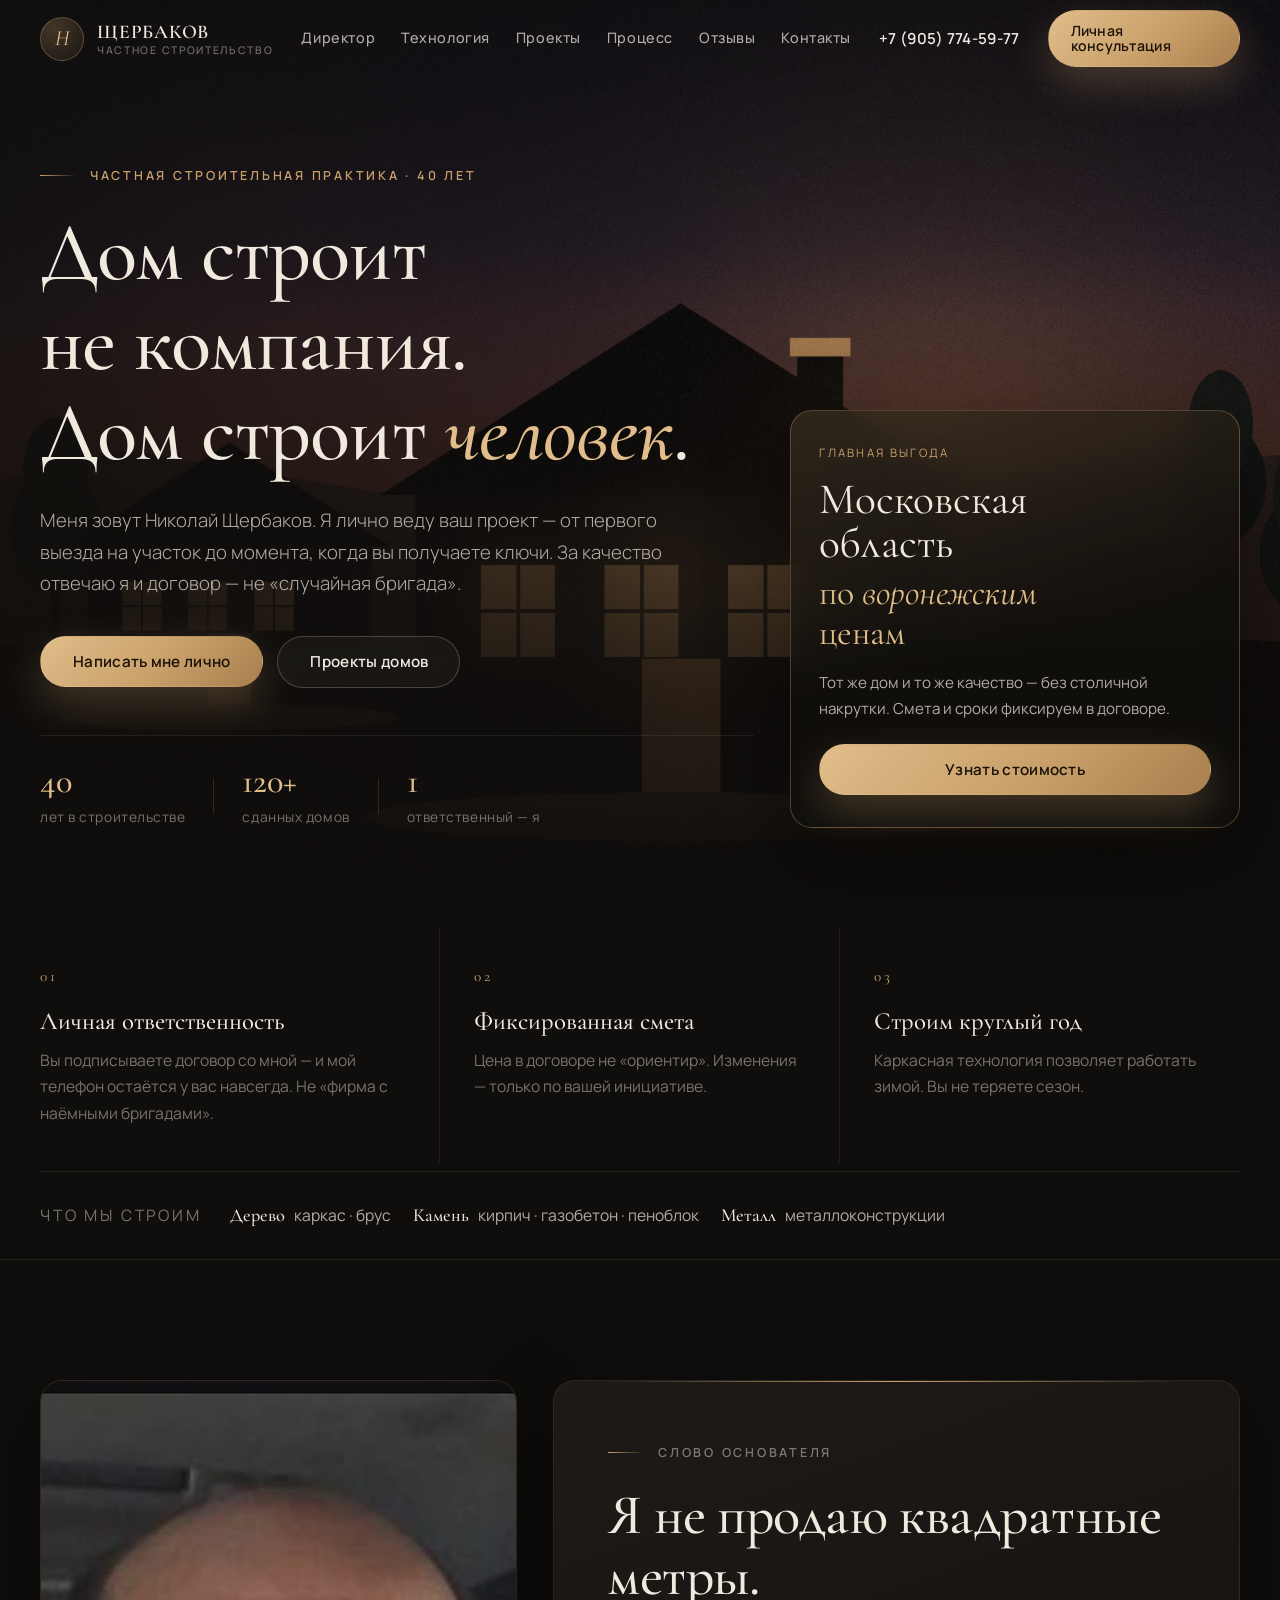
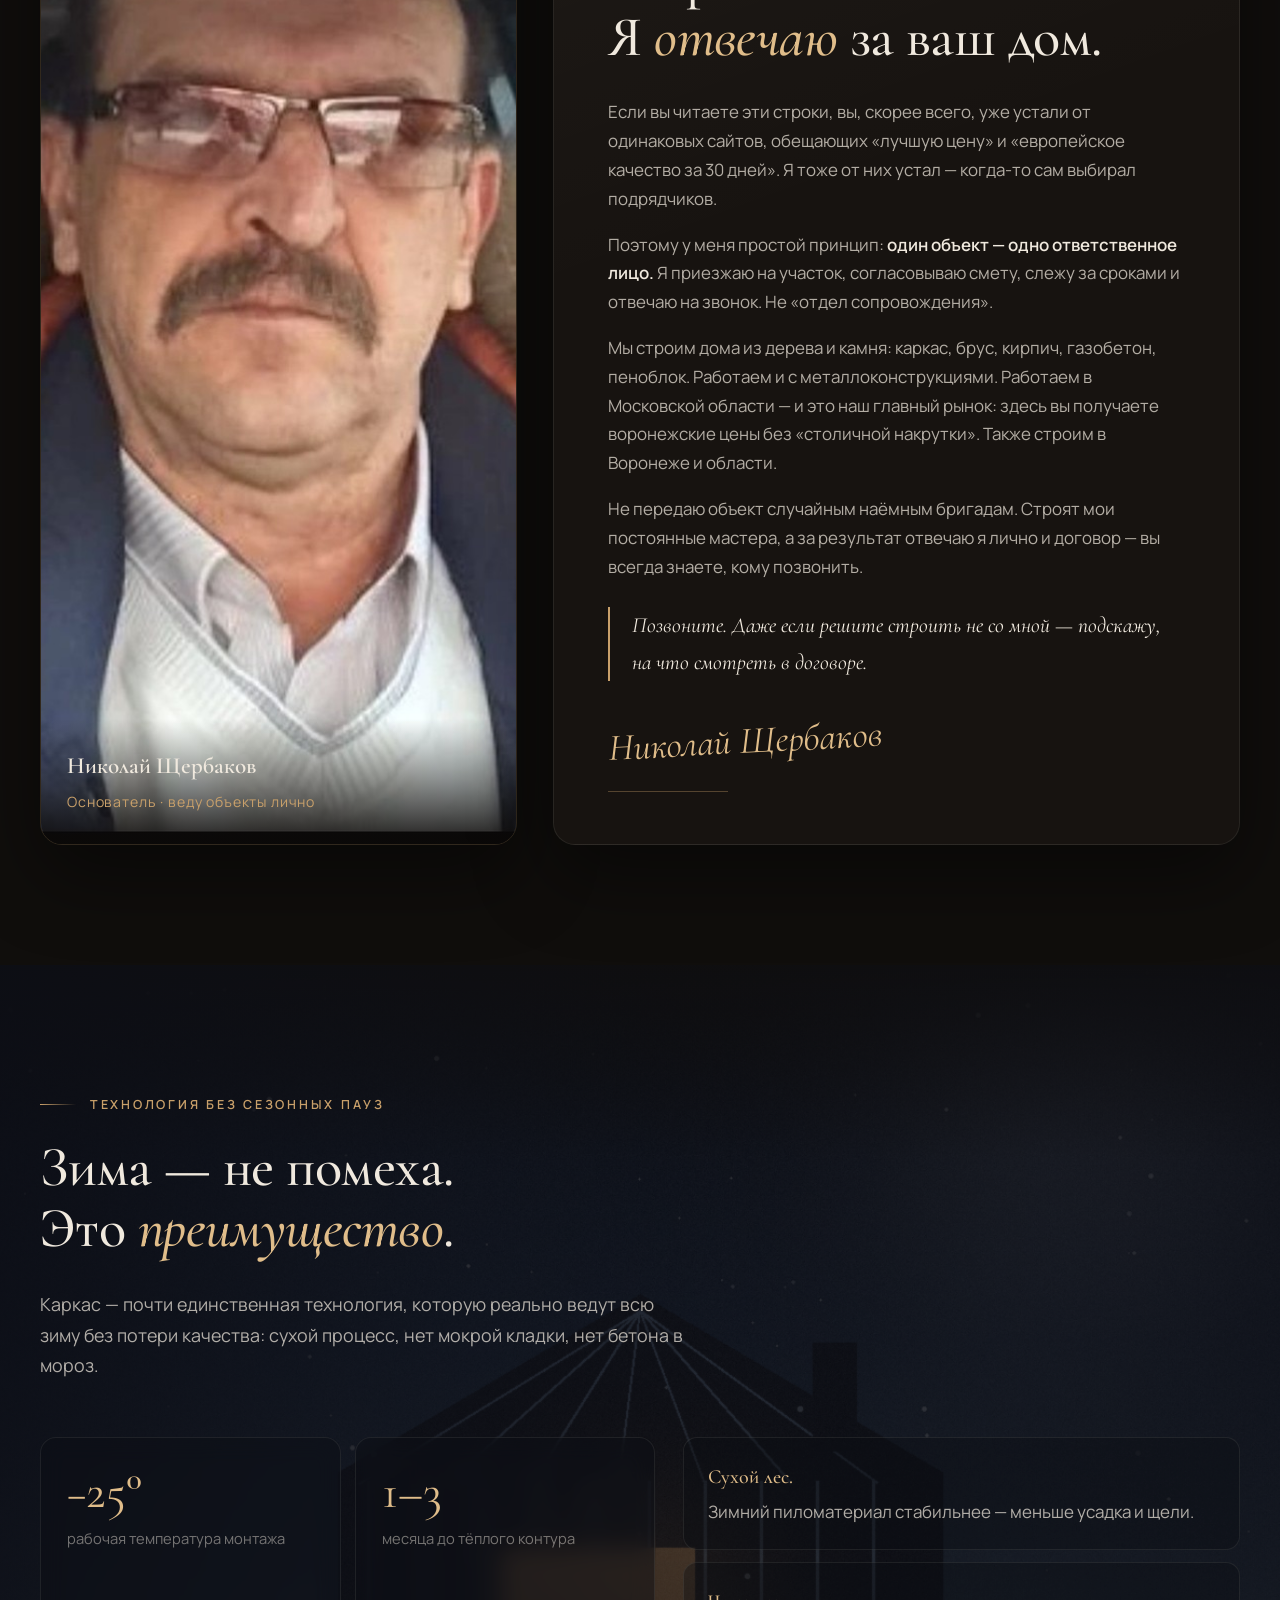
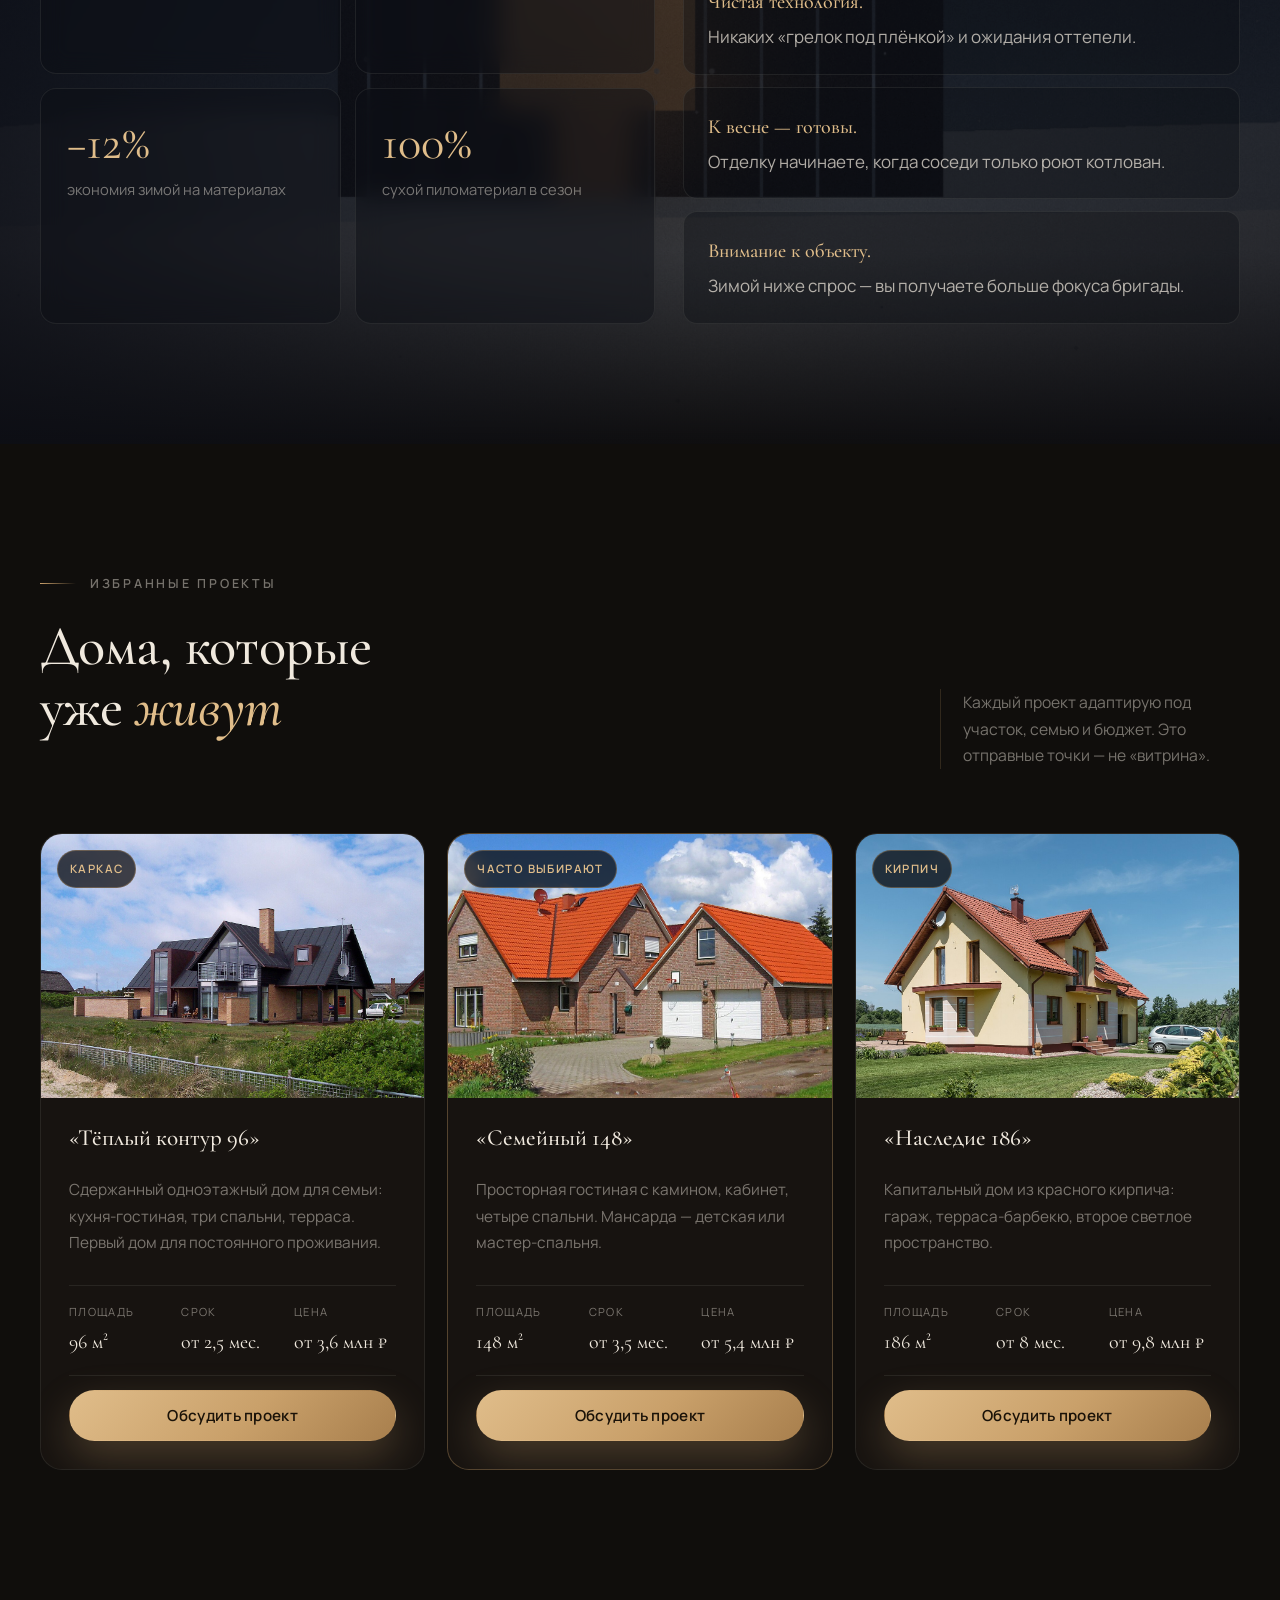
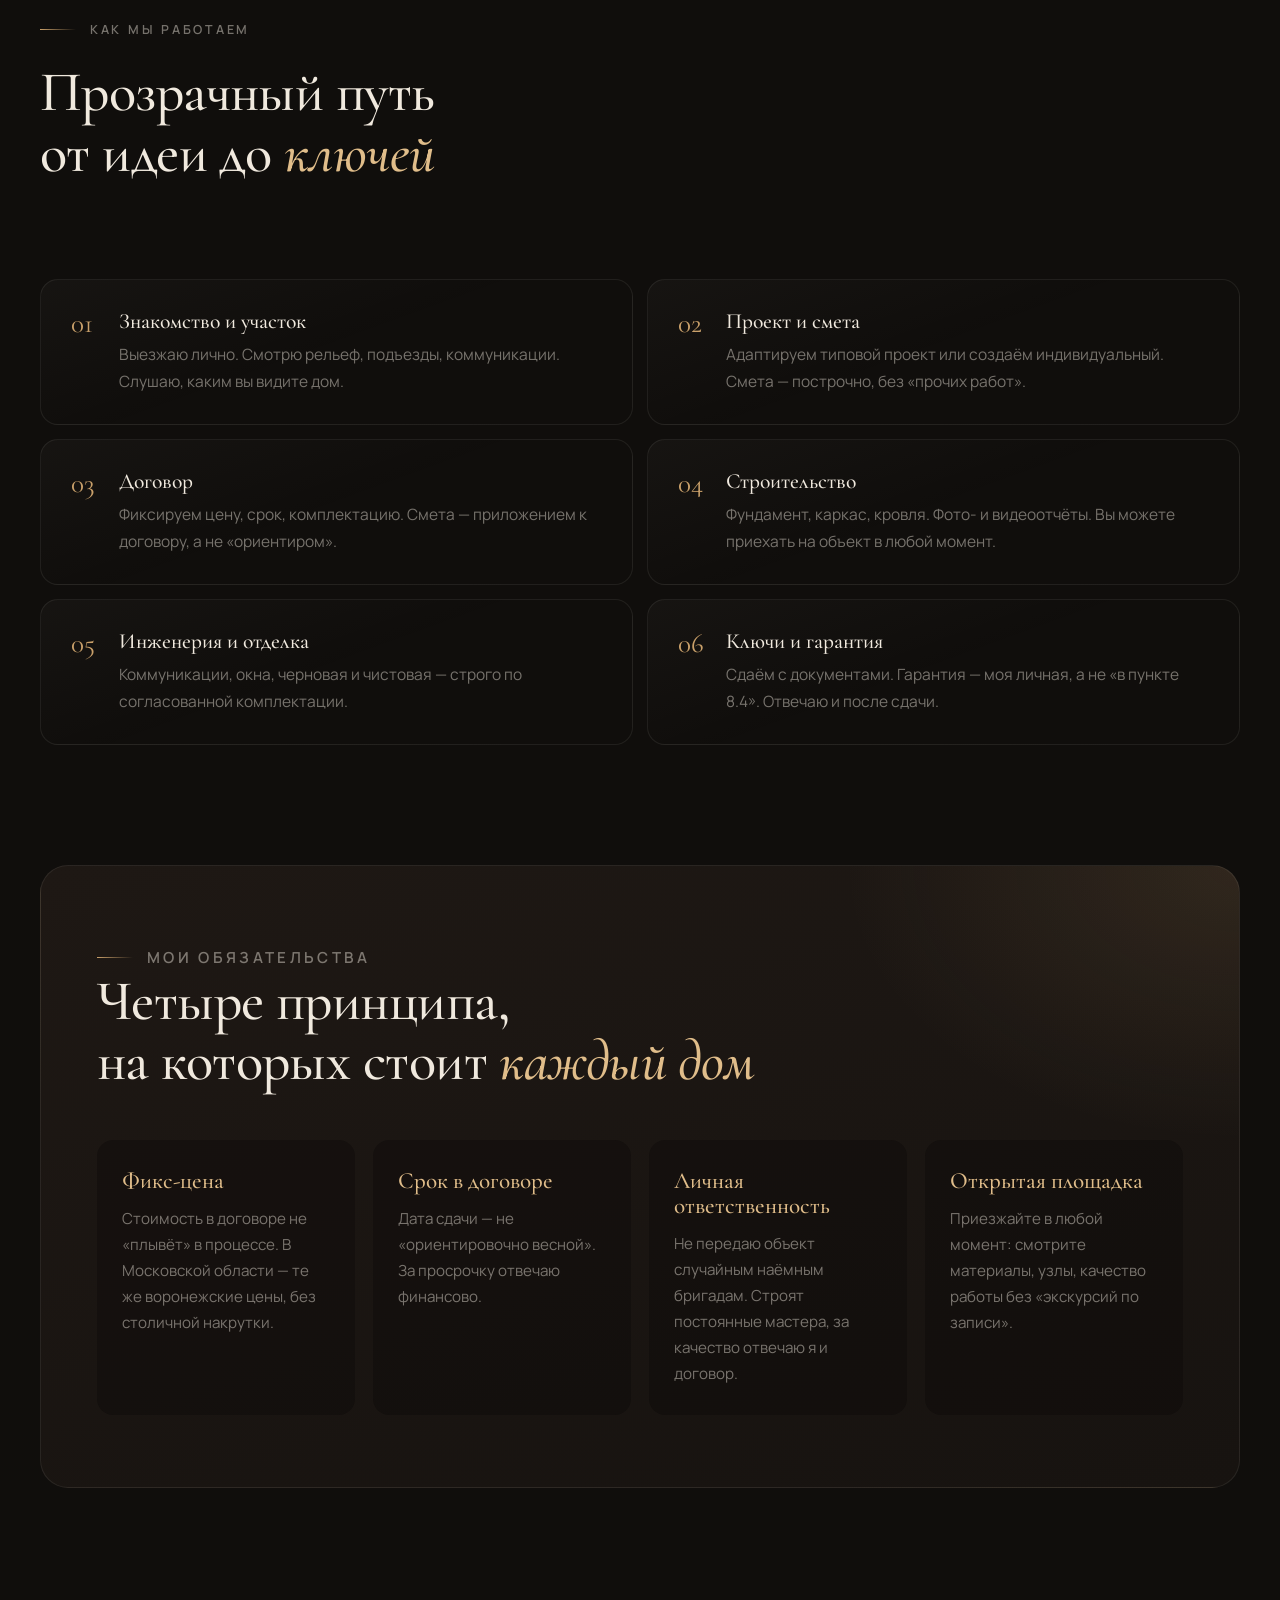
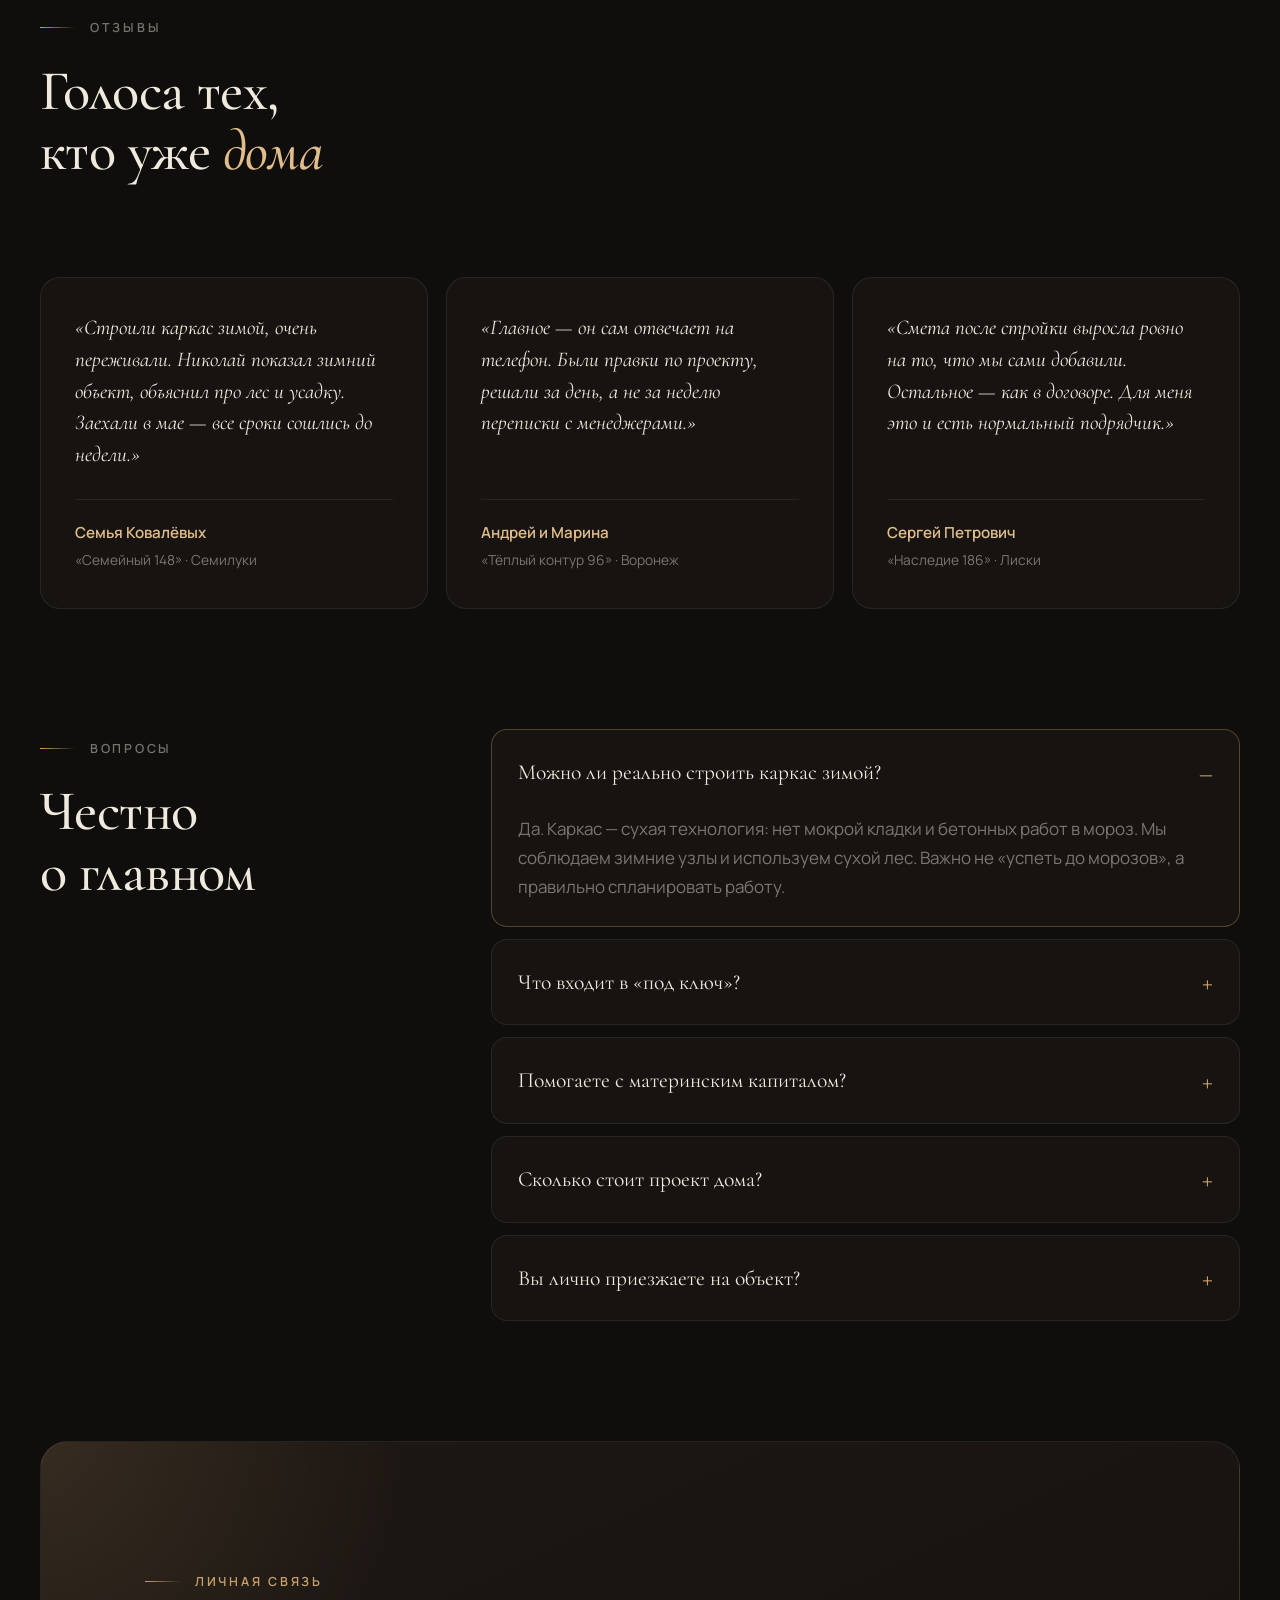
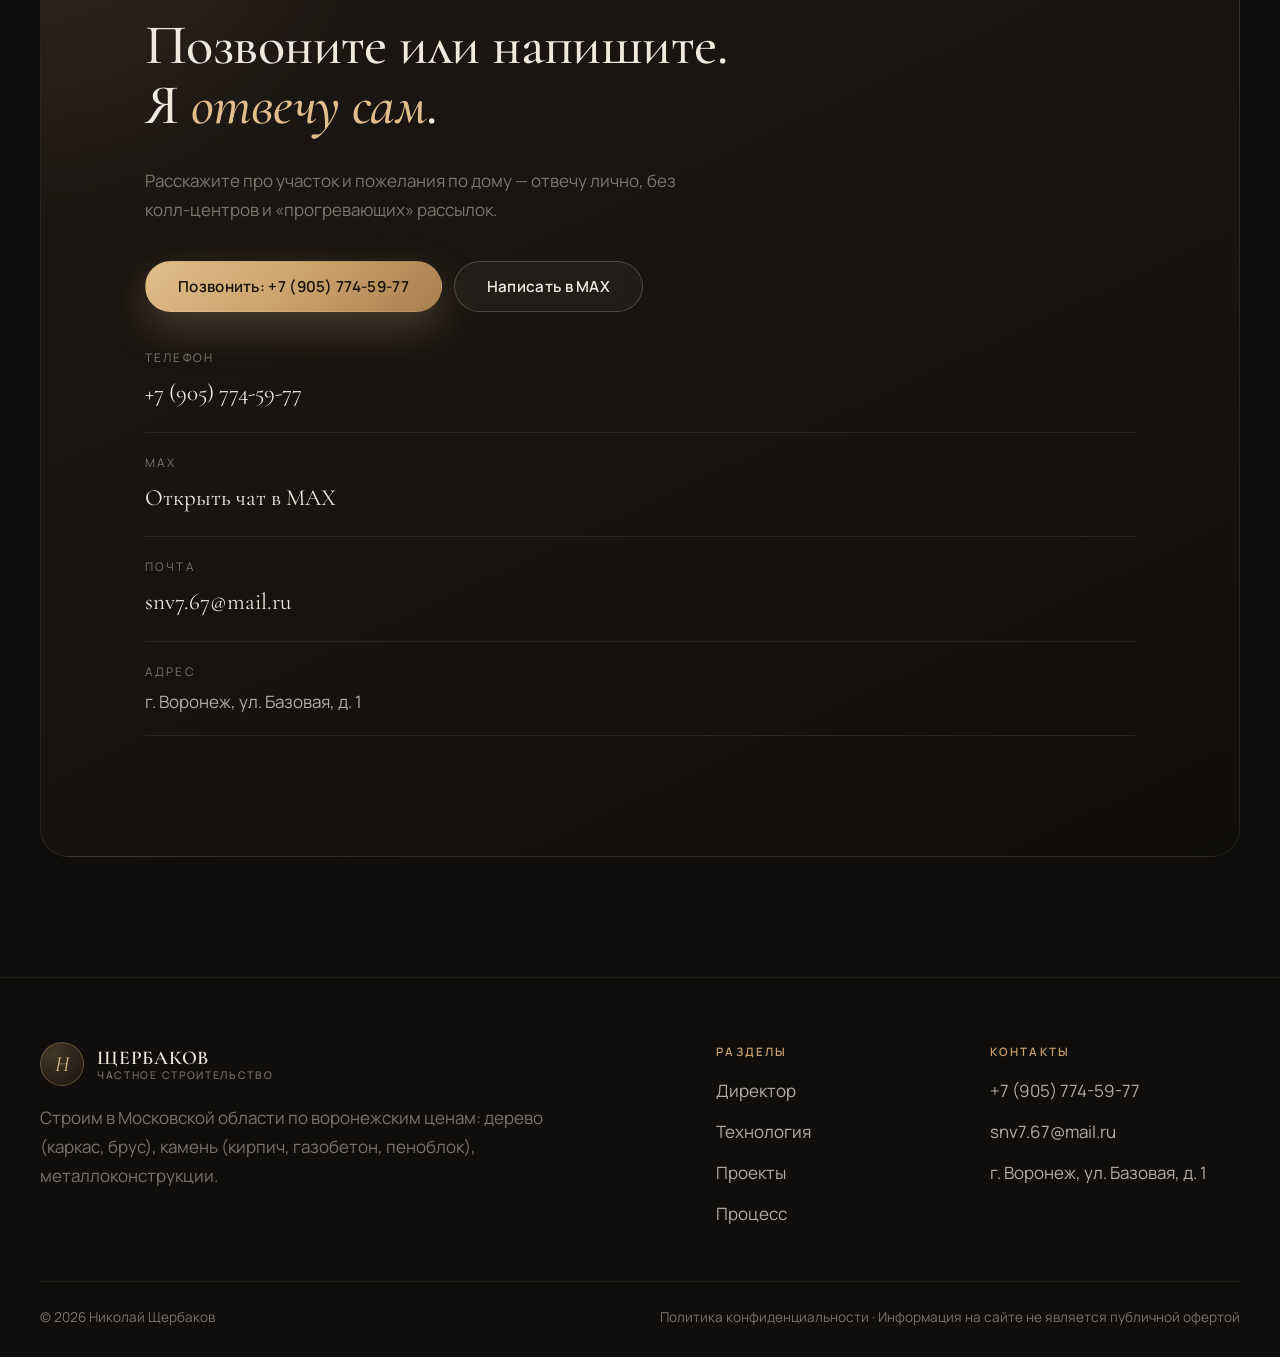
<file: index.html>
<!DOCTYPE html>
<html lang="ru">
<head>
  <meta charset="UTF-8" />
  <meta name="viewport" content="width=device-width, initial-scale=1" />
  <title>Николай Щербаков — строительство домов под ключ в Воронеже</title>
  <meta name="description" content="Строим деревянные дома (каркас, брус), каменные (кирпич, газобетон, пеноблок) и металлоконструкции. Фикс-цена в договоре. Воронеж и Московская область по воронежским ценам." />
  <link rel="preconnect" href="https://fonts.googleapis.com" />
  <link rel="preconnect" href="https://fonts.gstatic.com" crossorigin />
  <link href="https://fonts.googleapis.com/css2?family=Cormorant+Garamond:ital,wght@0,500;0,600;1,500;1,600&family=Manrope:wght@300;400;500;600;700&display=swap" rel="stylesheet" />
  <link rel="stylesheet" href="styles.css" />
</head>
<body>
  <header class="header" id="top">
    <div class="container header__inner">
      <a class="logo" href="#top">
        <span class="logo__mark">Н</span>
        <span class="logo__text">Щербаков<small>частное строительство</small></span>
      </a>
      <nav class="nav" id="nav">
        <a href="#letter">Директор</a>
        <a href="#winter">Технология</a>
        <a href="#projects">Проекты</a>
        <a href="#process">Процесс</a>
        <a href="#reviews">Отзывы</a>
        <a href="#contact">Контакты</a>
      </nav>
      <a class="header__phone" href="tel:+79057745977">+7 (905) 774-59-77</a>
      <a class="btn btn--gold btn--sm header__cta" href="#contact">Личная консультация</a>
      <button class="burger" id="burger" aria-label="Меню" aria-expanded="false"><span></span><span></span></button>
    </div>
  </header>

  <main>
    <!-- HERO -->
    <section class="hero">
      <div class="hero__bg" role="img" aria-label="Вечерний вид дома"></div>
      <div class="hero__veil"></div>
      <div class="container hero__inner">
        <div class="hero__main">
          <p class="eyebrow eyebrow--gold">Частная строительная практика · 40 лет</p>
          <h1>Дом строит не компания.<br />Дом строит <em>человек</em>.</h1>
          <p class="hero__lead">
            Меня зовут Николай Щербаков. Я лично веду ваш проект — от первого выезда на участок
            до момента, когда вы получаете ключи. За качество отвечаю я и договор — не «случайная бригада».
          </p>
          <div class="hero__actions">
            <a class="btn btn--gold" href="#contact">Написать мне лично</a>
            <a class="btn btn--line" href="#projects">Проекты домов</a>
          </div>
          <div class="hero__meta">
            <div><strong>40</strong><span>лет в строительстве</span></div>
            <div class="hero__meta-line"></div>
            <div><strong>120+</strong><span>сданных домов</span></div>
            <div class="hero__meta-line"></div>
            <div><strong>1</strong><span>ответственный — я</span></div>
          </div>
        </div>

        <aside class="hero__offer" aria-label="Предложение для Московской области">
          <p class="hero__offer-kicker">Главная выгода</p>
          <p class="hero__offer-region">Московская<br />область</p>
          <p class="hero__offer-price">по <em>воронежским</em><br />ценам</p>
          <p class="hero__offer-note">Тот же дом и то же качество — без столичной накрутки. Смета и сроки фиксируем в договоре.</p>
          <a class="btn btn--gold btn--block" href="#contact">Узнать стоимость</a>
        </aside>
      </div>
    </section>

    <!-- PILLARS -->
    <section class="pillars">
      <div class="container pillars__grid">
        <article>
          <span class="pillars__num">01</span>
          <h3>Личная ответственность</h3>
          <p>Вы подписываете договор со мной — и мой телефон остаётся у вас навсегда. Не «фирма с наёмными бригадами».</p>
        </article>
        <article>
          <span class="pillars__num">02</span>
          <h3>Фиксированная смета</h3>
          <p>Цена в договоре не «ориентир». Изменения — только по вашей инициативе.</p>
        </article>
        <article>
          <span class="pillars__num">03</span>
          <h3>Строим круглый год</h3>
          <p>Каркасная технология позволяет работать зимой. Вы не теряете сезон.</p>
        </article>
      </div>
      <div class="container techs">
        <p class="techs__label">Что мы строим</p>
        <ul class="techs__list">
          <li><strong>Дерево</strong> каркас · брус</li>
          <li><strong>Камень</strong> кирпич · газобетон · пеноблок</li>
          <li><strong>Металл</strong> металлоконструкции</li>
        </ul>
      </div>
    </section>

    <!-- LETTER -->
    <section class="letter" id="letter">
      <div class="container letter__grid">
        <div class="letter__portrait">
          <div class="portrait-frame">
            <img src="assets/nikolay-photo.jpg" alt="Николай Щербаков — директор строительной компании" />
            <div class="portrait-frame__caption">
              <strong>Николай Щербаков</strong>
              <span>Основатель · веду объекты лично</span>
            </div>
          </div>
        </div>

        <article class="letter__card">
          <p class="eyebrow">Слово основателя</p>
          <h2>Я не продаю квадратные метры.<br />Я <em>отвечаю</em> за ваш дом.</h2>
          <div class="letter__text">
            <p>Если вы читаете эти строки, вы, скорее всего, уже устали от одинаковых сайтов, обещающих «лучшую цену» и «европейское качество за 30 дней». Я тоже от них устал — когда-то сам выбирал подрядчиков.</p>
            <p>Поэтому у меня простой принцип: <strong>один объект — одно ответственное лицо.</strong> Я приезжаю на участок, согласовываю смету, слежу за сроками и отвечаю на звонок. Не «отдел сопровождения».</p>
            <p>Мы строим дома из дерева и камня: каркас, брус, кирпич, газобетон, пеноблок. Работаем и с металлоконструкциями. Работаем в Московской области — и это наш главный рынок: здесь вы получаете воронежские цены без «столичной накрутки». Также строим в Воронеже и области.</p>
            <p>Не передаю объект случайным наёмным бригадам. Строят мои постоянные мастера, а за результат отвечаю я лично и договор — вы всегда знаете, кому позвонить.</p>
            <p class="letter__ps">Позвоните. Даже если решите строить не со мной — подскажу, на что смотреть в договоре.</p>
          </div>
          <div class="letter__sign">
            <div class="letter__autograph">Николай Щербаков</div>
            <div class="letter__rule"></div>
          </div>
        </article>
      </div>
    </section>

    <!-- WINTER -->
    <section class="winter" id="winter">
      <div class="winter__bg" role="img" aria-label="Зимнее строительство каркасного дома"></div>
      <div class="winter__veil"></div>
      <div class="container winter__content">
        <div class="winter__head">
          <p class="eyebrow eyebrow--gold">Технология без сезонных пауз</p>
          <h2>Зима — не помеха.<br />Это <em>преимущество</em>.</h2>
          <p class="winter__lead">Каркас — почти единственная технология, которую реально ведут всю зиму без потери качества: сухой процесс, нет мокрой кладки, нет бетона в мороз.</p>
        </div>

        <div class="winter__grid">
          <div class="winter__stats">
            <div class="stat"><div class="stat__num">−25°</div><div class="stat__label">рабочая температура монтажа</div></div>
            <div class="stat"><div class="stat__num">1–3</div><div class="stat__label">месяца до тёплого контура</div></div>
            <div class="stat"><div class="stat__num">−12%</div><div class="stat__label">экономия зимой на материалах</div></div>
            <div class="stat"><div class="stat__num">100%</div><div class="stat__label">сухой пиломатериал в сезон</div></div>
          </div>
          <ul class="winter__points">
            <li><strong>Сухой лес.</strong> Зимний пиломатериал стабильнее — меньше усадка и щели.</li>
            <li><strong>Чистая технология.</strong> Никаких «грелок под плёнкой» и ожидания оттепели.</li>
            <li><strong>К весне — готовы.</strong> Отделку начинаете, когда соседи только роют котлован.</li>
            <li><strong>Внимание к объекту.</strong> Зимой ниже спрос — вы получаете больше фокуса бригады.</li>
          </ul>
        </div>
      </div>
    </section>

    <!-- PROJECTS -->
    <section class="projects" id="projects">
      <div class="container">
        <div class="section-head">
          <div>
            <p class="eyebrow">Избранные проекты</p>
            <h2>Дома, которые<br />уже <em>живут</em></h2>
          </div>
          <p class="section-head__aside">Каждый проект адаптирую под участок, семью и бюджет. Это отправные точки — не «витрина».</p>
        </div>

        <div class="projects__grid">
          <article class="project-card">
            <div class="project-card__media">
              <img src="assets/project-frame.jpg" alt="Каркасный дом «Тёплый контур 96»" />
              <span class="project-card__tag">Каркас</span>
            </div>
            <div class="project-card__body">
              <h3>«Тёплый контур 96»</h3>
              <p>Сдержанный одноэтажный дом для семьи: кухня-гостиная, три спальни, терраса. Первый дом для постоянного проживания.</p>
              <dl class="project-card__meta">
                <div><dt>Площадь</dt><dd>96 м²</dd></div>
                <div><dt>Срок</dt><dd>от 2,5 мес.</dd></div>
                <div><dt>Цена</dt><dd>от 3,6 млн ₽</dd></div>
              </dl>
              <a class="btn btn--gold btn--block" href="#contact">Обсудить проект</a>
            </div>
          </article>

          <article class="project-card project-card--featured">
            <div class="project-card__media">
              <img src="assets/project-family.jpg" alt="Каркасный дом «Семейный 148»" />
              <span class="project-card__tag">Часто выбирают</span>
            </div>
            <div class="project-card__body">
              <h3>«Семейный 148»</h3>
              <p>Просторная гостиная с камином, кабинет, четыре спальни. Мансарда — детская или мастер-спальня.</p>
              <dl class="project-card__meta">
                <div><dt>Площадь</dt><dd>148 м²</dd></div>
                <div><dt>Срок</dt><dd>от 3,5 мес.</dd></div>
                <div><dt>Цена</dt><dd>от 5,4 млн ₽</dd></div>
              </dl>
              <a class="btn btn--gold btn--block" href="#contact">Обсудить проект</a>
            </div>
          </article>

          <article class="project-card">
            <div class="project-card__media">
              <img src="assets/project-brick.jpg" alt="Кирпичный дом «Наследие 186»" />
              <span class="project-card__tag">Кирпич</span>
            </div>
            <div class="project-card__body">
              <h3>«Наследие 186»</h3>
              <p>Капитальный дом из красного кирпича: гараж, терраса-барбекю, второе светлое пространство.</p>
              <dl class="project-card__meta">
                <div><dt>Площадь</dt><dd>186 м²</dd></div>
                <div><dt>Срок</dt><dd>от 8 мес.</dd></div>
                <div><dt>Цена</dt><dd>от 9,8 млн ₽</dd></div>
              </dl>
              <a class="btn btn--gold btn--block" href="#contact">Обсудить проект</a>
            </div>
          </article>
        </div>
      </div>
    </section>

    <!-- PROCESS -->
    <section class="process" id="process">
      <div class="container">
        <div class="section-head">
          <div>
            <p class="eyebrow">Как мы работаем</p>
            <h2>Прозрачный путь<br />от идеи до <em>ключей</em></h2>
          </div>
        </div>
        <ol class="process__list">
          <li>
            <span class="process__num">01</span>
            <div>
              <h3>Знакомство и участок</h3>
              <p>Выезжаю лично. Смотрю рельеф, подъезды, коммуникации. Слушаю, каким вы видите дом.</p>
            </div>
          </li>
          <li>
            <span class="process__num">02</span>
            <div>
              <h3>Проект и смета</h3>
              <p>Адаптируем типовой проект или создаём индивидуальный. Смета — построчно, без «прочих работ».</p>
            </div>
          </li>
          <li>
            <span class="process__num">03</span>
            <div>
              <h3>Договор</h3>
              <p>Фиксируем цену, срок, комплектацию. Смета — приложением к договору, а не «ориентиром».</p>
            </div>
          </li>
          <li>
            <span class="process__num">04</span>
            <div>
              <h3>Строительство</h3>
              <p>Фундамент, каркас, кровля. Фото- и видеоотчёты. Вы можете приехать на объект в любой момент.</p>
            </div>
          </li>
          <li>
            <span class="process__num">05</span>
            <div>
              <h3>Инженерия и отделка</h3>
              <p>Коммуникации, окна, черновая и чистовая — строго по согласованной комплектации.</p>
            </div>
          </li>
          <li>
            <span class="process__num">06</span>
            <div>
              <h3>Ключи и гарантия</h3>
              <p>Сдаём с документами. Гарантия — моя личная, а не «в пункте 8.4». Отвечаю и после сдачи.</p>
            </div>
          </li>
        </ol>
      </div>
    </section>

    <!-- PROMISE -->
    <section class="promise">
      <div class="container promise__inner">
        <p class="eyebrow eyebrow--gold">Мои обязательства</p>
        <h2>Четыре принципа,<br />на которых стоит <em>каждый дом</em></h2>
        <div class="promise__grid">
          <article>
            <h3>Фикс-цена</h3>
            <p>Стоимость в договоре не «плывёт» в процессе. В Московской области — те же воронежские цены, без столичной накрутки.</p>
          </article>
          <article>
            <h3>Срок в договоре</h3>
            <p>Дата сдачи — не «ориентировочно весной». За просрочку отвечаю финансово.</p>
          </article>
          <article>
            <h3>Личная ответственность</h3>
            <p>Не передаю объект случайным наёмным бригадам. Строят постоянные мастера, за качество отвечаю я и договор.</p>
          </article>
          <article>
            <h3>Открытая площадка</h3>
            <p>Приезжайте в любой момент: смотрите материалы, узлы, качество работы без «экскурсий по записи».</p>
          </article>
        </div>
      </div>
    </section>

    <!-- REVIEWS -->
    <section class="reviews" id="reviews">
      <div class="container">
        <div class="section-head">
          <div>
            <p class="eyebrow">Отзывы</p>
            <h2>Голоса тех,<br />кто уже <em>дома</em></h2>
          </div>
        </div>
        <div class="reviews__grid">
          <blockquote class="review">
            <p>«Строили каркас зимой, очень переживали. Николай показал зимний объект, объяснил про лес и усадку. Заехали в мае — все сроки сошлись до недели.»</p>
            <footer>
              <strong>Семья Ковалёвых</strong>
              <span>«Семейный 148» · Семилуки</span>
            </footer>
          </blockquote>
          <blockquote class="review">
            <p>«Главное — он сам отвечает на телефон. Были правки по проекту, решали за день, а не за неделю переписки с менеджерами.»</p>
            <footer>
              <strong>Андрей и Марина</strong>
              <span>«Тёплый контур 96» · Воронеж</span>
            </footer>
          </blockquote>
          <blockquote class="review">
            <p>«Смета после стройки выросла ровно на то, что мы сами добавили. Остальное — как в договоре. Для меня это и есть нормальный подрядчик.»</p>
            <footer>
              <strong>Сергей Петрович</strong>
              <span>«Наследие 186» · Лиски</span>
            </footer>
          </blockquote>
        </div>
      </div>
    </section>

    <!-- FAQ -->
    <section class="faq" id="faq">
      <div class="container faq__grid">
        <div>
          <p class="eyebrow">Вопросы</p>
          <h2>Честно<br />о главном</h2>
        </div>
        <div class="faq__list">
          <details class="faq__item" open>
            <summary>Можно ли реально строить каркас зимой?</summary>
            <p>Да. Каркас — сухая технология: нет мокрой кладки и бетонных работ в мороз. Мы соблюдаем зимние узлы и используем сухой лес. Важно не «успеть до морозов», а правильно спланировать работу.</p>
          </details>
          <details class="faq__item">
            <summary>Что входит в «под ключ»?</summary>
            <p>Комплектацию фиксируем в договоре: от фундамента до тёплого контура или до чистовой отделки. Варианты обсуждаем на встрече — без «доплат по факту».</p>
          </details>
          <details class="faq__item">
            <summary>Помогаете с материнским капиталом?</summary>
            <p>Да. Материнский капитал можно направить на строительство дома — помогу с документами и порядком действий. Расскажу по шагам на первой встрече.</p>
          </details>
          <details class="faq__item">
            <summary>Сколько стоит проект дома?</summary>
            <p>Адаптация типового — от 35 000 ₽. Индивидуальное проектирование — от 80 000 ₽, зависит от площади и сложности.</p>
          </details>
          <details class="faq__item">
            <summary>Вы лично приезжаете на объект?</summary>
            <p>Да. Первая встреча — всегда я. Дальше — регулярные выезды и отчёты. Если не смогу приехать — предупрежу заранее.</p>
          </details>
        </div>
      </div>
    </section>

    <!-- CONTACT -->
    <section class="contact" id="contact">
      <div class="container contact__wrap">
        <div class="contact__info">
          <p class="eyebrow eyebrow--gold">Личная связь</p>
          <h2>Позвоните или напишите.<br />Я <em>отвечу сам</em>.</h2>
          <p class="contact__lead">Расскажите про участок и пожелания по дому — отвечу лично, без колл-центров и «прогревающих» рассылок.</p>
          <div class="contact__actions">
            <a class="btn btn--gold" href="tel:+79057745977">Позвонить: +7 (905) 774-59-77</a>
            <a class="btn btn--line" href="https://max.ru/u/f9LHodD0cOI3rZ-3_4uqNWYrUk6KgFX-YNyeYutl3tM_GfEQ8ma0cEyF7GM" target="_blank" rel="noopener">Написать в MAX</a>
          </div>
          <ul class="contact__list">
            <li><span>Телефон</span><a href="tel:+79057745977">+7 (905) 774-59-77</a></li>
            <li><span>MAX</span><a href="https://max.ru/u/f9LHodD0cOI3rZ-3_4uqNWYrUk6KgFX-YNyeYutl3tM_GfEQ8ma0cEyF7GM" target="_blank" rel="noopener">Открыть чат в MAX</a></li>
            <li><span>Почта</span><a href="mailto:snv7.67@mail.ru">snv7.67@mail.ru</a></li>
            <li><span>Адрес</span><span>г. Воронеж, ул. Базовая, д. 1</span></li>
          </ul>
        </div>
      </div>
    </section>
  </main>

  <footer class="footer">
    <div class="container footer__inner">
      <div class="footer__brand">
        <div class="logo logo--light">
          <span class="logo__mark">Н</span>
          <span class="logo__text">Щербаков<small>частное строительство</small></span>
        </div>
        <p>Строим в Московской области по воронежским ценам: дерево (каркас, брус), камень (кирпич, газобетон, пеноблок), металлоконструкции.</p>
      </div>
      <div class="footer__cols">
        <div>
          <h4>Разделы</h4>
          <a href="#letter">Директор</a>
          <a href="#winter">Технология</a>
          <a href="#projects">Проекты</a>
          <a href="#process">Процесс</a>
        </div>
        <div>
          <h4>Контакты</h4>
          <a href="tel:+79057745977">+7 (905) 774-59-77</a>
          <a href="mailto:snv7.67@mail.ru">snv7.67@mail.ru</a>
          <span>г. Воронеж, ул. Базовая, д. 1</span>
        </div>
      </div>
    </div>
    <div class="container footer__bottom">
      <span>© 2026 Николай Щербаков</span>
      <span><a href="privacy.html">Политика конфиденциальности</a> · Информация на сайте не является публичной офертой</span>
    </div>
  </footer>

  <script src="main.js"></script>
</body>
</html>
</file>
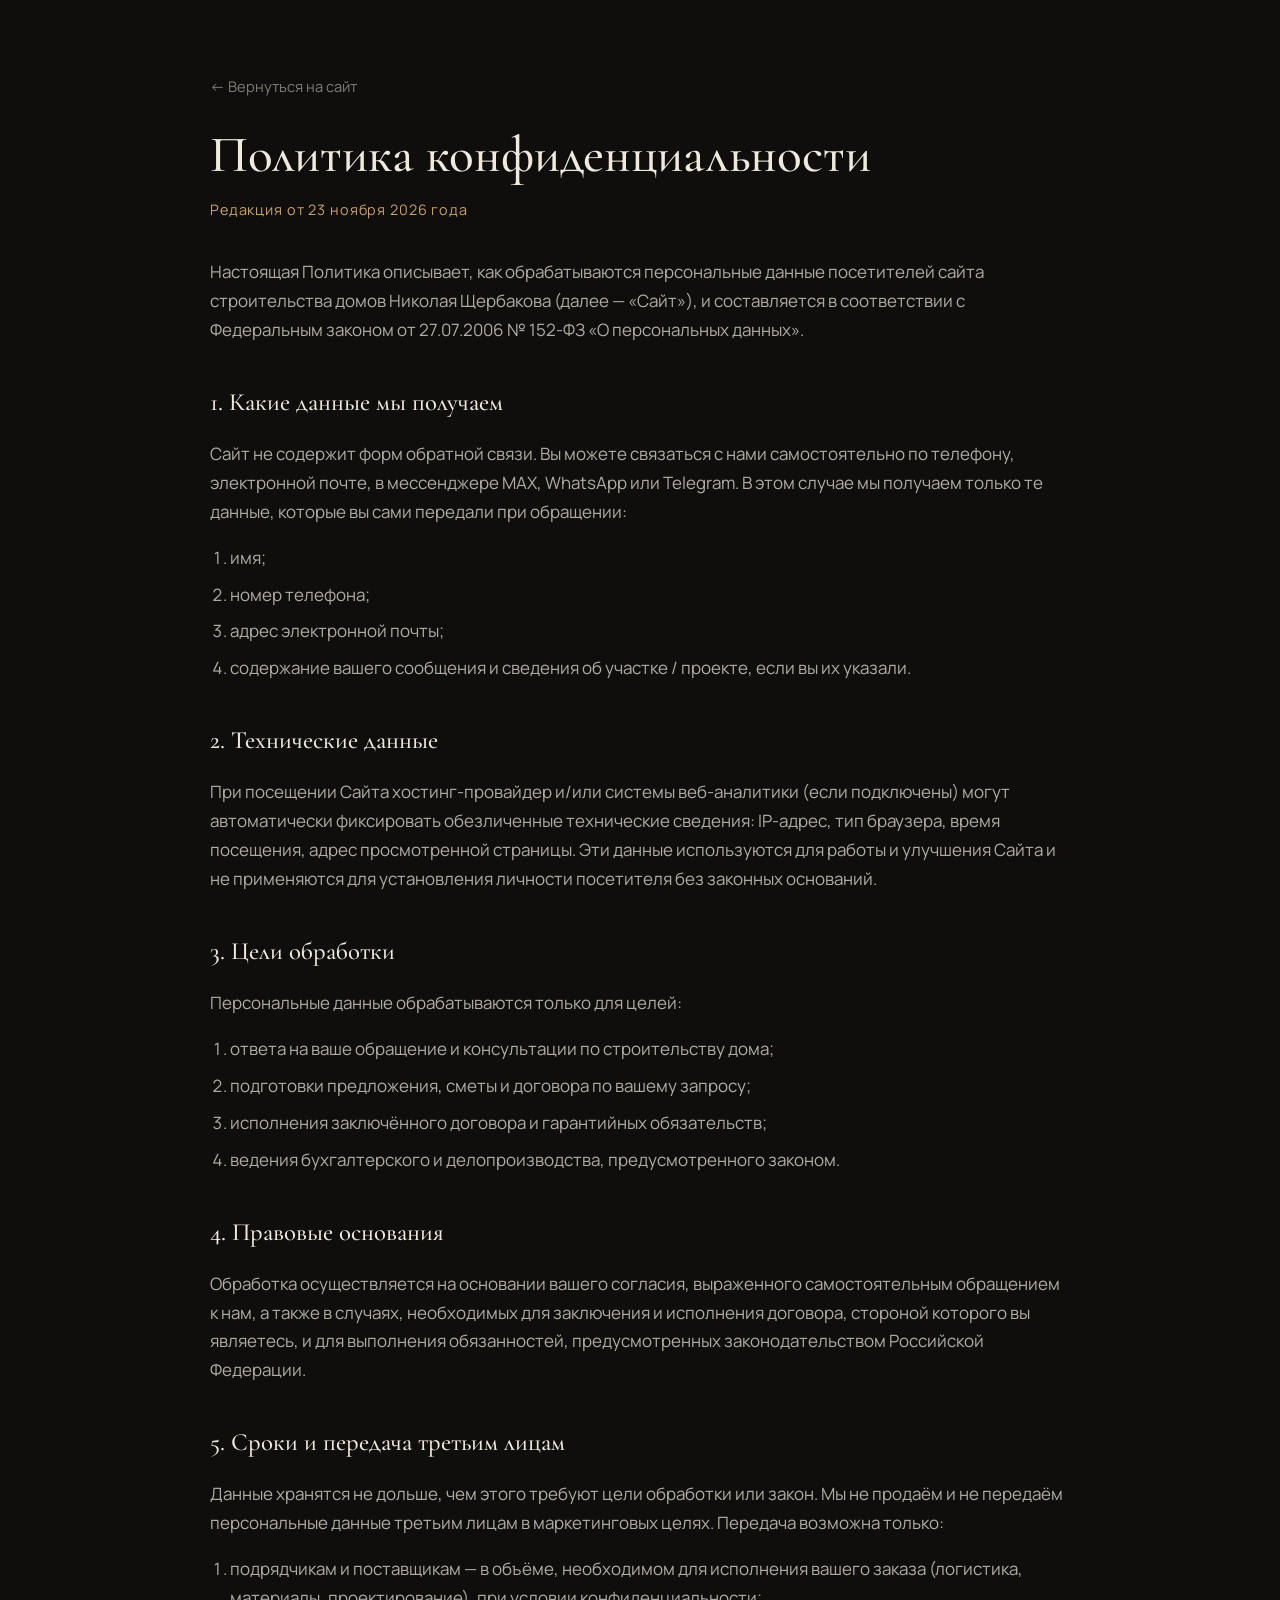
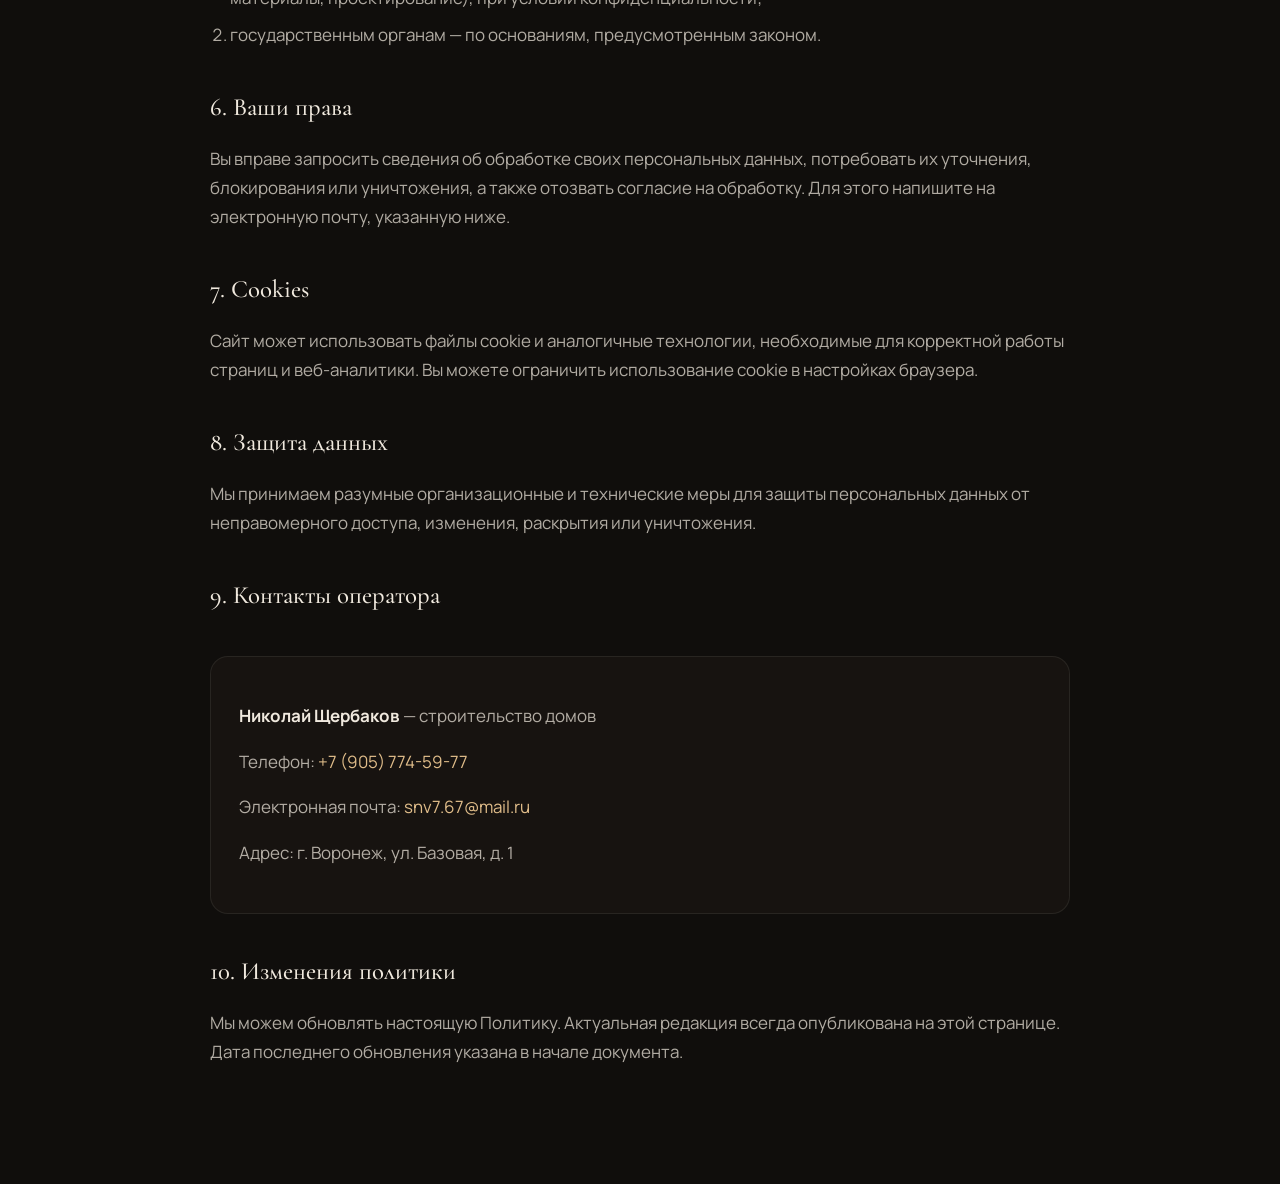
<file: privacy.html>
<!DOCTYPE html>
<html lang="ru">
<head>
  <meta charset="UTF-8" />
  <meta name="viewport" content="width=device-width, initial-scale=1" />
  <title>Политика конфиденциальности — Николай Щербаков</title>
  <meta name="description" content="Политика конфиденциальности и обработки персональных данных сайта Николая Щербакова." />
  <link rel="preconnect" href="https://fonts.googleapis.com" />
  <link rel="preconnect" href="https://fonts.gstatic.com" crossorigin />
  <link href="https://fonts.googleapis.com/css2?family=Cormorant+Garamond:ital,wght@0,500;0,600;1,500;1,600&family=Manrope:wght@300;400;500;600;700&display=swap" rel="stylesheet" />
  <style>
    :root {
      --bg: #100e0c;
      --bg-2: #171310;
      --ivory: #f0e9de;
      --ivory-soft: rgba(240, 233, 222, 0.72);
      --muted: rgba(240, 233, 222, 0.5);
      --gold: #c9a06a;
      --gold-bright: #e0bd8a;
      --line-soft: rgba(240, 233, 222, 0.08);
      --font-display: "Cormorant Garamond", Georgia, serif;
      --font-body: "Manrope", "Segoe UI", sans-serif;
    }
    * { box-sizing: border-box; }
    body {
      margin: 0;
      font-family: var(--font-body);
      font-size: 17px;
      line-height: 1.7;
      color: var(--ivory-soft);
      background: var(--bg);
    }
    a { color: var(--gold-bright); text-decoration: none; }
    a:hover { text-decoration: underline; }
    .wrap {
      width: min(860px, calc(100% - 40px));
      margin: 0 auto;
      padding: 72px 0 100px;
    }
    .back {
      display: inline-block;
      margin-bottom: 28px;
      color: var(--muted);
      font-size: 0.92rem;
    }
    h1 {
      font-family: var(--font-display);
      font-weight: 500;
      font-size: clamp(2.2rem, 4vw, 3.2rem);
      line-height: 1.1;
      color: var(--ivory);
      margin: 0 0 12px;
    }
    .date {
      color: var(--gold);
      font-size: 0.9rem;
      letter-spacing: 0.06em;
      margin-bottom: 36px;
    }
    h2 {
      font-family: var(--font-display);
      font-size: 1.55rem;
      color: var(--ivory);
      margin: 36px 0 12px;
      font-weight: 500;
    }
    p, li { color: var(--ivory-soft); }
    ol, ul { padding-left: 1.2em; }
    li { margin-bottom: 8px; }
    .card {
      margin-top: 40px;
      padding: 28px;
      border-radius: 18px;
      border: 1px solid var(--line-soft);
      background: var(--bg-2);
    }
    .card strong { color: var(--ivory); }
  </style>
</head>
<body>
  <div class="wrap">
    <a class="back" href="index.html">← Вернуться на сайт</a>
    <h1>Политика конфиденциальности</h1>
    <p class="date">Редакция от 23 ноября 2026 года</p>

    <p>Настоящая Политика описывает, как обрабатываются персональные данные посетителей сайта строительства домов Николая Щербакова (далее — «Сайт»), и составляется в соответствии с Федеральным законом от 27.07.2006 № 152-ФЗ «О персональных данных».</p>

    <h2>1. Какие данные мы получаем</h2>
    <p>Сайт не содержит форм обратной связи. Вы можете связаться с нами самостоятельно по телефону, электронной почте, в мессенджере MAX, WhatsApp или Telegram. В этом случае мы получаем только те данные, которые вы сами передали при обращении:</p>
    <ol>
      <li>имя;</li>
      <li>номер телефона;</li>
      <li>адрес электронной почты;</li>
      <li>содержание вашего сообщения и сведения об участке / проекте, если вы их указали.</li>
    </ol>

    <h2>2. Технические данные</h2>
    <p>При посещении Сайта хостинг-провайдер и/или системы веб-аналитики (если подключены) могут автоматически фиксировать обезличенные технические сведения: IP-адрес, тип браузера, время посещения, адрес просмотренной страницы. Эти данные используются для работы и улучшения Сайта и не применяются для установления личности посетителя без законных оснований.</p>

    <h2>3. Цели обработки</h2>
    <p>Персональные данные обрабатываются только для целей:</p>
    <ol>
      <li>ответа на ваше обращение и консультации по строительству дома;</li>
      <li>подготовки предложения, сметы и договора по вашему запросу;</li>
      <li>исполнения заключённого договора и гарантийных обязательств;</li>
      <li>ведения бухгалтерского и делопроизводства, предусмотренного законом.</li>
    </ol>

    <h2>4. Правовые основания</h2>
    <p>Обработка осуществляется на основании вашего согласия, выраженного самостоятельным обращением к нам, а также в случаях, необходимых для заключения и исполнения договора, стороной которого вы являетесь, и для выполнения обязанностей, предусмотренных законодательством Российской Федерации.</p>

    <h2>5. Сроки и передача третьим лицам</h2>
    <p>Данные хранятся не дольше, чем этого требуют цели обработки или закон. Мы не продаём и не передаём персональные данные третьим лицам в маркетинговых целях. Передача возможна только:</p>
    <ol>
      <li>подрядчикам и поставщикам — в объёме, необходимом для исполнения вашего заказа (логистика, материалы, проектирование), при условии конфиденциальности;</li>
      <li>государственным органам — по основаниям, предусмотренным законом.</li>
    </ol>

    <h2>6. Ваши права</h2>
    <p>Вы вправе запросить сведения об обработке своих персональных данных, потребовать их уточнения, блокирования или уничтожения, а также отозвать согласие на обработку. Для этого напишите на электронную почту, указанную ниже.</p>

    <h2>7. Cookies</h2>
    <p>Сайт может использовать файлы cookie и аналогичные технологии, необходимые для корректной работы страниц и веб-аналитики. Вы можете ограничить использование cookie в настройках браузера.</p>

    <h2>8. Защита данных</h2>
    <p>Мы принимаем разумные организационные и технические меры для защиты персональных данных от неправомерного доступа, изменения, раскрытия или уничтожения.</p>

    <h2>9. Контакты оператора</h2>
    <div class="card">
      <p><strong>Николай Щербаков</strong> — строительство домов</p>
      <p>Телефон: <a href="tel:+79057745977">+7 (905) 774-59-77</a></p>
      <p>Электронная почта: <a href="mailto:snv7.67@mail.ru">snv7.67@mail.ru</a></p>
      <p>Адрес: г. Воронеж, ул. Базовая, д. 1</p>
    </div>

    <h2>10. Изменения политики</h2>
    <p>Мы можем обновлять настоящую Политику. Актуальная редакция всегда опубликована на этой странице. Дата последнего обновления указана в начале документа.</p>
  </div>
</body>
</html>
</file>
<file: styles.css>
/* =========================================================
   Николай Щербаков — Premium dark luxury
   Anchor: evening architecture monograph
   Palette: midnight #100E0C · ivory #F0E9DE · champagne #C9A06A
   ========================================================= */

:root {
  --bg: #100e0c;
  --bg-2: #171310;
  --bg-3: #1e1814;
  --ivory: #f0e9de;
  --ivory-soft: rgba(240, 233, 222, 0.72);
  --muted: rgba(240, 233, 222, 0.46);
  --gold: #c9a06a;
  --gold-bright: #e0bd8a;
  --gold-dim: rgba(201, 160, 106, 0.35);
  --line: rgba(201, 160, 106, 0.18);
  --line-soft: rgba(240, 233, 222, 0.08);
  --danger: #d98a6a;
  --font-display: "Cormorant Garamond", Georgia, "Times New Roman", serif;
  --font-body: "Manrope", "Segoe UI", system-ui, sans-serif;
  --container: 1200px;
  --header-h: 78px;
  --radius: 18px;
  --shadow: 0 30px 80px rgba(0, 0, 0, 0.45);
}

* {
  box-sizing: border-box;
}

html {
  scroll-behavior: smooth;
}

body {
  margin: 0;
  font-family: var(--font-body);
  font-size: 17px;
  font-weight: 400;
  line-height: 1.7;
  color: var(--ivory-soft);
  background: var(--bg);
  -webkit-font-smoothing: antialiased;
  text-rendering: optimizeLegibility;
}

img {
  display: block;
  max-width: 100%;
}

a {
  color: inherit;
  text-decoration: none;
}

button,
input,
textarea {
  font: inherit;
  color: inherit;
}

h1,
h2,
h3 {
  font-family: var(--font-display);
  font-weight: 500;
  line-height: 1.08;
  letter-spacing: -0.01em;
  color: var(--ivory);
  margin: 0 0 0.55em;
}

h1 {
  font-size: clamp(3rem, 6.5vw, 5.4rem);
  font-weight: 500;
}

h2 {
  font-size: clamp(2.35rem, 4.4vw, 3.7rem);
}

h3 {
  font-size: 1.45rem;
  letter-spacing: 0;
}

em {
  font-style: italic;
  color: var(--gold-bright);
}

p {
  margin: 0 0 1em;
}

p:last-child {
  margin-bottom: 0;
}

strong {
  color: var(--ivory);
  font-weight: 600;
}

.container {
  width: min(var(--container), calc(100% - 44px));
  margin-inline: auto;
}

.eyebrow {
  display: inline-flex;
  align-items: center;
  gap: 14px;
  margin: 0 0 22px;
  font-size: 0.78rem;
  font-weight: 600;
  letter-spacing: 0.22em;
  text-transform: uppercase;
  color: var(--muted);
}

.eyebrow::before {
  content: "";
  width: 36px;
  height: 1px;
  background: linear-gradient(90deg, var(--gold), transparent);
}

.eyebrow--gold {
  color: var(--gold);
}

.section-head {
  display: flex;
  justify-content: space-between;
  align-items: end;
  gap: 48px;
  margin-bottom: 64px;
}

.section-head__aside {
  max-width: 300px;
  margin: 0;
  color: var(--muted);
  font-size: 0.98rem;
  border-left: 1px solid var(--line);
  padding-left: 22px;
}

/* Buttons */
.btn {
  display: inline-flex;
  align-items: center;
  justify-content: center;
  gap: 10px;
  padding: 17px 32px;
  border-radius: 999px;
  border: 1px solid transparent;
  font-weight: 600;
  font-size: 0.95rem;
  letter-spacing: 0.02em;
  line-height: 1;
  cursor: pointer;
  transition: transform 0.28s ease, background 0.28s ease, color 0.28s ease, border-color 0.28s ease, box-shadow 0.28s ease;
}

.btn:hover {
  transform: translateY(-2px);
}

.btn--gold {
  background: linear-gradient(135deg, var(--gold-bright), var(--gold) 55%, #a87f4d);
  color: #1a1208;
  box-shadow: 0 16px 40px rgba(201, 160, 106, 0.28);
}

.btn--gold:hover {
  box-shadow: 0 20px 50px rgba(201, 160, 106, 0.4);
  filter: brightness(1.05);
}

.btn--line {
  border-color: rgba(240, 233, 222, 0.22);
  color: var(--ivory);
  background: rgba(240, 233, 222, 0.04);
  backdrop-filter: blur(8px);
}

.btn--line:hover {
  border-color: var(--gold);
  color: var(--gold-bright);
}

.btn--sm {
  padding: 13px 22px;
  font-size: 0.88rem;
}

.btn--block {
  width: 100%;
}

/* Header */
.header {
  position: fixed;
  top: 0;
  left: 0;
  right: 0;
  z-index: 50;
  height: var(--header-h);
  transition: background 0.35s ease, border-color 0.35s ease, backdrop-filter 0.35s ease;
  border-bottom: 1px solid transparent;
}

.header.is-scrolled {
  background: rgba(16, 14, 12, 0.88);
  backdrop-filter: blur(18px);
  border-bottom-color: var(--line-soft);
}

.header__inner {
  height: 100%;
  display: flex;
  align-items: center;
  gap: 28px;
}

.logo {
  display: flex;
  align-items: center;
  gap: 13px;
  flex-shrink: 0;
}

.logo__mark {
  width: 44px;
  height: 44px;
  border-radius: 50%;
  display: grid;
  place-items: center;
  border: 1px solid var(--gold-dim);
  background: radial-gradient(circle at 30% 25%, rgba(201, 160, 106, 0.28), rgba(201, 160, 106, 0.05));
  color: var(--gold-bright);
  font-family: var(--font-display);
  font-size: 1.35rem;
  font-style: italic;
}

.logo__text {
  display: flex;
  flex-direction: column;
  font-family: var(--font-display);
  font-weight: 600;
  font-size: 1.22rem;
  line-height: 1.15;
  letter-spacing: 0.04em;
  text-transform: uppercase;
  color: var(--ivory);
}

.logo__text small {
  font-family: var(--font-body);
  font-weight: 500;
  font-size: 0.66rem;
  letter-spacing: 0.16em;
  text-transform: uppercase;
  color: var(--muted);
}

.nav {
  display: flex;
  align-items: center;
  gap: 26px;
  margin-left: auto;
}

.nav a {
  font-size: 0.9rem;
  font-weight: 500;
  letter-spacing: 0.04em;
  color: var(--ivory-soft);
  transition: color 0.2s ease;
}

.nav a:hover {
  color: var(--gold-bright);
}

.header__phone {
  font-weight: 600;
  font-size: 0.95rem;
  letter-spacing: 0.02em;
  color: var(--ivory);
  white-space: nowrap;
}

.burger {
  display: none;
  width: 44px;
  height: 44px;
  border: 1px solid var(--line);
  border-radius: 12px;
  background: transparent;
  padding: 0;
  margin-left: auto;
  cursor: pointer;
  position: relative;
}

.burger span {
  position: absolute;
  left: 12px;
  right: 12px;
  height: 1.5px;
  background: var(--ivory);
  transition: transform 0.25s ease, top 0.25s ease;
}

.burger span:first-child { top: 17px; }
.burger span:last-child { top: 25px; }
.burger[aria-expanded="true"] span:first-child { top: 21px; transform: rotate(45deg); }
.burger[aria-expanded="true"] span:last-child { top: 21px; transform: rotate(-45deg); }

/* Hero */
.hero {
  position: relative;
  min-height: 100vh;
  min-height: 100dvh;
  display: flex;
  align-items: flex-end;
  padding: calc(var(--header-h) + 40px) 0 72px;
  overflow: hidden;
}

.hero__bg {
  position: absolute;
  inset: 0;
  background:
    linear-gradient(180deg, rgba(16, 14, 12, 0.55) 0%, rgba(16, 14, 12, 0.2) 35%, rgba(16, 14, 12, 0.82) 78%, var(--bg) 100%),
    url("assets/hero-bg.png") center 40% / cover no-repeat;
  transform: scale(1.04);
}

.hero__veil {
  position: absolute;
  inset: 0;
  background:
    radial-gradient(ellipse 70% 55% at 18% 75%, rgba(16, 14, 12, 0.55), transparent 65%),
    linear-gradient(90deg, rgba(16, 14, 12, 0.72) 0%, rgba(16, 14, 12, 0.15) 58%, transparent 100%);
}

.hero__inner {
  position: relative;
  z-index: 1;
  width: min(var(--container), calc(100% - 44px));
  margin-inline: auto;
  display: grid;
  grid-template-columns: 1.35fr 0.85fr;
  gap: 36px;
  align-items: end;
}

.hero__main {
  max-width: 720px;
}

.hero h1 {
  margin-bottom: 28px;
  text-wrap: balance;
}

.hero__lead {
  max-width: 34em;
  font-size: 1.16rem;
  font-weight: 300;
  color: var(--ivory-soft);
  margin-bottom: 36px;
}

.hero__actions {
  display: flex;
  flex-wrap: wrap;
  gap: 14px;
  margin-bottom: 48px;
}

.hero__meta {
  display: flex;
  align-items: center;
  gap: 28px;
  flex-wrap: wrap;
  padding-top: 28px;
  border-top: 1px solid var(--line-soft);
}

.hero__meta strong {
  display: block;
  font-family: var(--font-display);
  font-size: 2.15rem;
  font-weight: 500;
  line-height: 1;
  color: var(--gold-bright);
}

.hero__meta span {
  display: block;
  margin-top: 6px;
  font-size: 0.86rem;
  letter-spacing: 0.04em;
  color: var(--muted);
}

.hero__meta-line {
  width: 1px;
  height: 36px;
  background: var(--line);
}

.hero__offer {
  padding: 32px 28px;
  border-radius: 22px;
  border: 1px solid var(--gold-dim);
  background:
    linear-gradient(165deg, rgba(201, 160, 106, 0.16), rgba(16, 14, 12, 0.55) 55%),
    rgba(16, 14, 12, 0.72);
  backdrop-filter: blur(14px);
  box-shadow: var(--shadow);
}

.hero__offer-kicker {
  margin: 0 0 14px;
  font-size: 0.72rem;
  letter-spacing: 0.2em;
  text-transform: uppercase;
  color: var(--gold);
}

.hero__offer-region {
  margin: 0 0 8px;
  font-family: var(--font-display);
  font-size: clamp(2.2rem, 3.4vw, 2.9rem);
  line-height: 1.02;
  color: var(--ivory);
}

.hero__offer-price {
  margin: 0 0 18px;
  font-family: var(--font-display);
  font-size: clamp(1.8rem, 2.8vw, 2.35rem);
  line-height: 1.1;
  color: var(--gold-bright);
}

.hero__offer-price em {
  color: var(--gold-bright);
}

.hero__offer-note {
  margin: 0 0 22px;
  font-size: 0.95rem;
  color: var(--ivory-soft);
}

/* Pillars */
.pillars {
  padding: 28px 0 20px;
  border-bottom: 1px solid var(--line-soft);
}

.pillars__grid {
  display: grid;
  grid-template-columns: repeat(3, 1fr);
  gap: 0;
}

.pillars article {
  padding: 36px 34px;
  border-right: 1px solid var(--line-soft);
}

.pillars article:first-child {
  padding-left: 0;
}

.pillars article:last-child {
  border-right: none;
  padding-right: 0;
}

.pillars__num {
  display: block;
  margin-bottom: 18px;
  font-family: var(--font-display);
  font-size: 0.95rem;
  letter-spacing: 0.18em;
  color: var(--gold);
}

.pillars h3 {
  font-size: 1.55rem;
  margin-bottom: 12px;
}

.pillars p {
  margin: 0;
  color: var(--muted);
  font-size: 0.98rem;
}

.techs {
  display: flex;
  flex-wrap: wrap;
  align-items: center;
  gap: 14px 28px;
  padding: 28px 0 8px;
  border-top: 1px solid var(--line-soft);
  margin-top: 8px;
}

.techs__label {
  margin: 0;
  font-size: 0.74rem;
  letter-spacing: 0.18em;
  text-transform: uppercase;
  color: var(--gold);
}

.techs__list {
  list-style: none;
  margin: 0;
  padding: 0;
  display: flex;
  flex-wrap: wrap;
  gap: 10px 22px;
}

.techs__list li {
  color: var(--ivory-soft);
  font-size: 0.98rem;
}

.techs__list strong {
  color: var(--ivory);
  margin-right: 6px;
  font-family: var(--font-display);
  font-size: 1.15rem;
  font-weight: 500;
}

/* Letter */
.letter {
  padding: 120px 0;
}

.letter__grid {
  display: grid;
  grid-template-columns: 0.82fr 1.18fr;
  gap: 36px;
  align-items: stretch;
}

.portrait-frame {
  position: relative;
  height: 100%;
  min-height: 560px;
  border-radius: 22px;
  overflow: hidden;
  border: 1px solid var(--line);
  box-shadow: var(--shadow);
}

.portrait-frame img {
  width: 100%;
  height: 100%;
  object-fit: cover;
  object-position: center 18%;
  min-height: 560px;
}

.portrait-frame__caption {
  position: absolute;
  left: 0;
  right: 0;
  bottom: 0;
  padding: 28px 26px;
  background: linear-gradient(180deg, transparent, rgba(10, 8, 7, 0.92));
}

.portrait-frame__caption strong {
  display: block;
  font-family: var(--font-display);
  font-size: 1.45rem;
  color: var(--ivory);
}

.portrait-frame__caption span {
  color: var(--gold);
  font-size: 0.88rem;
  letter-spacing: 0.06em;
}

.letter__card {
  position: relative;
  border-radius: 22px;
  padding: 52px 54px;
  background:
    linear-gradient(160deg, rgba(255, 248, 236, 0.03), transparent 40%),
    var(--bg-2);
  border: 1px solid var(--line-soft);
  box-shadow: var(--shadow);
  overflow: hidden;
}

.letter__card::before {
  content: "";
  position: absolute;
  top: 0;
  left: 54px;
  right: 54px;
  height: 1px;
  background: linear-gradient(90deg, transparent, var(--gold), transparent);
}

.letter__text {
  font-size: 1.06rem;
  color: var(--ivory-soft);
}

.letter__ps {
  margin-top: 26px !important;
  padding-left: 22px;
  border-left: 2px solid var(--gold);
  font-family: var(--font-display);
  font-style: italic;
  font-size: 1.35rem;
  color: var(--ivory) !important;
}

.letter__sign {
  margin-top: 36px;
}

.letter__autograph {
  font-family: var(--font-display);
  font-style: italic;
  font-size: 2.35rem;
  color: var(--gold-bright);
  transform: rotate(-3deg);
  transform-origin: left center;
  display: inline-block;
}

.letter__rule {
  width: 120px;
  height: 1px;
  margin-top: 10px;
  background: var(--gold-dim);
}

/* Winter */
.winter {
  position: relative;
  padding: 120px 0;
  overflow: hidden;
}

.winter__bg {
  position: absolute;
  inset: 0;
  background:
    linear-gradient(180deg, var(--bg) 0%, rgba(16, 14, 12, 0.55) 18%, rgba(16, 14, 12, 0.62) 82%, var(--bg) 100%),
    url("assets/winter-bg.png") center / cover no-repeat;
}

.winter__veil {
  position: absolute;
  inset: 0;
  background: linear-gradient(90deg, rgba(12, 14, 22, 0.82) 0%, rgba(12, 14, 22, 0.35) 55%, rgba(12, 14, 22, 0.55) 100%);
}

.winter__content {
  position: relative;
  z-index: 1;
}

.winter__head {
  max-width: 720px;
  margin-bottom: 56px;
}

.winter__lead {
  font-size: 1.12rem;
  color: var(--ivory-soft);
  max-width: 36em;
}

.winter__grid {
  display: grid;
  grid-template-columns: 1.05fr 0.95fr;
  gap: 28px;
}

.winter__stats {
  display: grid;
  grid-template-columns: 1fr 1fr;
  gap: 14px;
}

.stat {
  padding: 30px 26px;
  border-radius: 16px;
  border: 1px solid var(--line-soft);
  background: rgba(12, 14, 20, 0.45);
  backdrop-filter: blur(12px);
  transition: border-color 0.25s ease, transform 0.25s ease;
}

.stat:hover {
  border-color: var(--gold-dim);
  transform: translateY(-3px);
}

.stat__num {
  font-family: var(--font-display);
  font-size: clamp(2.4rem, 3.8vw, 3.2rem);
  line-height: 1;
  color: var(--gold-bright);
  margin-bottom: 12px;
}

.stat__label {
  color: var(--muted);
  font-size: 0.92rem;
  line-height: 1.45;
}

.winter__points {
  list-style: none;
  margin: 0;
  padding: 0;
  display: flex;
  flex-direction: column;
  gap: 12px;
}

.winter__points li {
  padding: 22px 24px;
  border-radius: 14px;
  border: 1px solid var(--line-soft);
  background: rgba(12, 14, 20, 0.38);
  color: var(--ivory-soft);
}

.winter__points strong {
  display: block;
  color: var(--gold-bright);
  font-family: var(--font-display);
  font-size: 1.25rem;
  font-weight: 500;
  margin-bottom: 4px;
}

/* Projects */
.projects {
  padding: 120px 0;
}

.projects__grid {
  display: grid;
  grid-template-columns: repeat(3, 1fr);
  gap: 22px;
}

.project-card {
  display: flex;
  flex-direction: column;
  background: var(--bg-2);
  border: 1px solid var(--line-soft);
  border-radius: 22px;
  overflow: hidden;
  transition: transform 0.35s ease, border-color 0.35s ease, box-shadow 0.35s ease;
}

.project-card:hover {
  transform: translateY(-8px);
  border-color: var(--gold-dim);
  box-shadow: var(--shadow);
}

.project-card--featured {
  border-color: var(--gold-dim);
}

.project-card__media {
  position: relative;
  aspect-ratio: 16 / 11;
  overflow: hidden;
}

.project-card__media img {
  width: 100%;
  height: 100%;
  object-fit: cover;
  transition: transform 0.6s ease;
}

.project-card:hover .project-card__media img {
  transform: scale(1.05);
}

.project-card__tag {
  position: absolute;
  top: 16px;
  left: 16px;
  padding: 8px 12px;
  border-radius: 999px;
  background: rgba(10, 8, 7, 0.72);
  border: 1px solid var(--gold-dim);
  color: var(--gold-bright);
  font-size: 0.72rem;
  font-weight: 600;
  letter-spacing: 0.12em;
  text-transform: uppercase;
  backdrop-filter: blur(8px);
}

.project-card__body {
  display: flex;
  flex-direction: column;
  gap: 14px;
  padding: 28px;
  flex: 1;
}

.project-card__body p {
  color: var(--muted);
  font-size: 0.96rem;
  flex: 1;
}

.project-card__meta {
  display: grid;
  grid-template-columns: repeat(3, 1fr);
  gap: 10px;
  margin: 0;
  padding: 16px 0;
  border-top: 1px solid var(--line-soft);
  border-bottom: 1px solid var(--line-soft);
}

.project-card__meta dt {
  font-size: 0.7rem;
  letter-spacing: 0.12em;
  text-transform: uppercase;
  color: var(--muted);
}

.project-card__meta dd {
  margin: 4px 0 0;
  font-family: var(--font-display);
  font-size: 1.25rem;
  color: var(--ivory);
}

/* Process */
.process {
  padding: 20px 0 120px;
}

.process__list {
  list-style: none;
  margin: 0;
  padding: 0;
  display: grid;
  grid-template-columns: 1fr 1fr;
  gap: 14px;
}

.process__list li {
  display: grid;
  grid-template-columns: auto 1fr;
  gap: 22px;
  padding: 30px;
  border: 1px solid var(--line-soft);
  border-radius: 18px;
  background: linear-gradient(160deg, rgba(240, 233, 222, 0.03), transparent 50%);
  transition: border-color 0.25s ease, transform 0.25s ease;
}

.process__list li:hover {
  border-color: var(--gold-dim);
  transform: translateY(-3px);
}

.process__num {
  font-family: var(--font-display);
  font-size: 1.7rem;
  color: var(--gold);
  line-height: 1;
  min-width: 2ch;
}

.process__list h3 {
  margin-bottom: 8px;
  font-size: 1.35rem;
}

.process__list p {
  margin: 0;
  color: var(--muted);
  font-size: 0.97rem;
}

/* Promise */
.promise {
  padding: 0 0 120px;
}

.promise__inner {
  border-radius: 28px;
  padding: 72px 56px;
  background:
    radial-gradient(ellipse 60% 80% at 100% 0%, rgba(201, 160, 106, 0.12), transparent 55%),
    linear-gradient(165deg, var(--bg-3), var(--bg-2));
  border: 1px solid var(--line-soft);
}

.promise h2 {
  margin-bottom: 48px;
}

.promise__grid {
  display: grid;
  grid-template-columns: repeat(4, 1fr);
  gap: 18px;
}

.promise article {
  padding: 28px 24px;
  border-radius: 16px;
  border: 1px solid transparent;
  background: rgba(10, 8, 7, 0.35);
  transition: border-color 0.25s ease, transform 0.25s ease;
}

.promise article:hover {
  border-color: var(--gold-dim);
  transform: translateY(-4px);
}

.promise h3 {
  color: var(--gold-bright);
  margin-bottom: 12px;
  font-size: 1.45rem;
}

.promise p {
  margin: 0;
  color: var(--muted);
  font-size: 0.95rem;
}

/* Reviews */
.reviews {
  padding: 0 0 120px;
}

.reviews__grid {
  display: grid;
  grid-template-columns: repeat(3, 1fr);
  gap: 18px;
}

.review {
  margin: 0;
  padding: 34px;
  border-radius: 20px;
  background: var(--bg-2);
  border: 1px solid var(--line-soft);
  display: flex;
  flex-direction: column;
  gap: 28px;
  transition: transform 0.25s ease, border-color 0.25s ease;
}

.review:hover {
  transform: translateY(-5px);
  border-color: var(--gold-dim);
}

.review p {
  margin: 0;
  font-family: var(--font-display);
  font-style: italic;
  font-size: 1.32rem;
  line-height: 1.5;
  color: var(--ivory);
}

.review footer {
  margin-top: auto;
  padding-top: 20px;
  border-top: 1px solid var(--line-soft);
}

.review strong {
  display: block;
  color: var(--gold-bright);
  font-family: var(--font-body);
  font-size: 0.95rem;
  font-style: normal;
}

.review span {
  color: var(--muted);
  font-size: 0.86rem;
}

/* FAQ */
.faq {
  padding: 0 0 120px;
}

.faq__grid {
  display: grid;
  grid-template-columns: 0.7fr 1.3fr;
  gap: 48px;
  align-items: start;
}

.faq__list {
  display: flex;
  flex-direction: column;
  gap: 12px;
}

.faq__item {
  border: 1px solid var(--line-soft);
  border-radius: 16px;
  background: var(--bg-2);
  padding: 0 26px;
  overflow: hidden;
  transition: border-color 0.25s ease;
}

.faq__item[open],
.faq__item:hover {
  border-color: var(--gold-dim);
}

.faq__item summary {
  cursor: pointer;
  list-style: none;
  font-family: var(--font-display);
  font-size: 1.35rem;
  color: var(--ivory);
  padding: 24px 40px 24px 0;
  position: relative;
}

.faq__item summary::-webkit-details-marker {
  display: none;
}

.faq__item summary::after {
  content: "+";
  position: absolute;
  right: 0;
  top: 50%;
  transform: translateY(-50%);
  font-family: var(--font-display);
  font-size: 1.7rem;
  color: var(--gold);
}

.faq__item[open] summary::after {
  content: "–";
}

.faq__item p {
  margin: 0 0 24px;
  color: var(--muted);
  max-width: 48em;
}

/* Contact */
.contact {
  padding: 0 0 120px;
}

.contact__wrap {
  border-radius: 28px;
  padding: 64px 56px;
  border: 1px solid var(--line-soft);
  background:
    radial-gradient(ellipse 55% 70% at 0% 0%, rgba(201, 160, 106, 0.14), transparent 55%),
    linear-gradient(155deg, var(--bg-3), var(--bg));
}

.contact__actions {
  display: flex;
  flex-wrap: wrap;
  gap: 12px;
  margin: 8px 0 36px;
}

.contact__info {
  padding: 56px 48px;
}

.contact__lead {
  color: var(--muted);
  max-width: 32em;
  margin-bottom: 36px;
}

.contact__list {
  list-style: none;
  margin: 0;
  padding: 0;
  display: flex;
  flex-direction: column;
  gap: 20px;
}

.contact__list li {
  display: flex;
  flex-direction: column;
  gap: 6px;
  padding-bottom: 18px;
  border-bottom: 1px solid var(--line-soft);
}

.contact__list li span:first-child {
  font-size: 0.74rem;
  letter-spacing: 0.18em;
  text-transform: uppercase;
  color: var(--muted);
}

.contact__list a {
  font-family: var(--font-display);
  font-size: 1.45rem;
  color: var(--ivory);
  transition: color 0.2s ease;
}

.contact__list a:hover {
  color: var(--gold-bright);
}

.contact__form {
  padding: 48px 42px;
  background: rgba(0, 0, 0, 0.22);
  border-left: 1px solid var(--line-soft);
  display: flex;
  flex-direction: column;
  gap: 16px;
}

.field {
  display: flex;
  flex-direction: column;
  gap: 8px;
}

.field label {
  font-size: 0.74rem;
  letter-spacing: 0.16em;
  text-transform: uppercase;
  color: var(--muted);
}

.field input,
.field textarea {
  width: 100%;
  border: 1px solid var(--line-soft);
  background: rgba(240, 233, 222, 0.03);
  border-radius: 12px;
  padding: 15px 16px;
  color: var(--ivory);
  outline: none;
  transition: border-color 0.2s ease, background 0.2s ease;
  resize: vertical;
}

.field input::placeholder,
.field textarea::placeholder {
  color: rgba(240, 233, 222, 0.28);
}

.field input:focus,
.field textarea:focus {
  border-color: var(--gold-dim);
  background: rgba(240, 233, 222, 0.05);
}

.field input.is-invalid,
.field textarea.is-invalid {
  border-color: var(--danger);
}

.check {
  display: flex;
  align-items: flex-start;
  gap: 10px;
  font-size: 0.88rem;
  color: var(--muted);
  cursor: pointer;
}

.check input {
  margin-top: 3px;
  accent-color: var(--gold);
}

.form-note {
  text-align: center;
  font-size: 0.85rem;
  color: var(--muted);
  margin: 0;
}

.form-success {
  display: flex;
  flex-direction: column;
  gap: 4px;
  padding: 18px 20px;
  border-radius: 14px;
  border: 1px solid var(--gold-dim);
  background: rgba(201, 160, 106, 0.12);
  color: var(--ivory);
}

.form-success span {
  color: var(--ivory-soft);
  font-size: 0.92rem;
}

.contact__form.is-sent .btn,
.contact__form.is-sent .field,
.contact__form.is-sent .check,
.contact__form.is-sent .form-note {
  display: none;
}

/* Footer */
.footer {
  border-top: 1px solid var(--line-soft);
  background: var(--bg);
  padding: 64px 0 28px;
}

.footer__inner {
  display: grid;
  grid-template-columns: 1.2fr 1fr;
  gap: 48px;
  padding-bottom: 40px;
  border-bottom: 1px solid var(--line-soft);
}

.footer__brand p {
  margin-top: 18px;
  max-width: 32em;
  color: var(--muted);
}

.footer__cols {
  display: grid;
  grid-template-columns: 1fr 1fr;
  gap: 24px;
}

.footer__cols h4 {
  margin: 0 0 16px;
  font-size: 0.72rem;
  letter-spacing: 0.18em;
  text-transform: uppercase;
  color: var(--gold);
  font-weight: 600;
}

.footer__cols a,
.footer__cols span {
  display: block;
  margin-bottom: 12px;
  color: var(--ivory-soft);
  transition: color 0.2s ease;
}

.footer__cols a:hover {
  color: var(--gold-bright);
}

.footer__bottom {
  display: flex;
  justify-content: space-between;
  gap: 16px;
  flex-wrap: wrap;
  padding-top: 24px;
  font-size: 0.85rem;
  color: var(--muted);
}

/* Reveal */
.reveal {
  opacity: 0;
  transform: translateY(26px);
  transition: opacity 0.8s ease, transform 0.8s ease;
}

.reveal.is-visible {
  opacity: 1;
  transform: none;
}

/* Responsive */
@media (max-width: 1024px) {
  .hero__inner,
  .letter__grid,
  .winter__grid,
  .faq__grid,
  .contact__wrap,
  .footer__inner {
    grid-template-columns: 1fr;
  }

  .projects__grid,
  .reviews__grid,
  .promise__grid {
    grid-template-columns: 1fr 1fr;
  }

  .pillars__grid {
    grid-template-columns: 1fr;
  }

  .pillars article {
    border-right: none;
    border-bottom: 1px solid var(--line-soft);
    padding: 28px 0;
  }

  .pillars article:last-child {
    border-bottom: none;
  }

  .nav,
  .header__phone,
  .header__cta {
    display: none;
  }

  .burger {
    display: block;
  }

  .nav.is-open {
    display: flex;
    position: absolute;
    top: var(--header-h);
    left: 0;
    right: 0;
    flex-direction: column;
    align-items: stretch;
    gap: 0;
    background: rgba(16, 14, 12, 0.97);
    border-bottom: 1px solid var(--line-soft);
    padding: 12px 22px 22px;
  }

  .nav.is-open a {
    padding: 15px 0;
    border-bottom: 1px solid var(--line-soft);
    font-size: 1.08rem;
  }

  .section-head {
    flex-direction: column;
    align-items: start;
  }

  .contact__wrap,
  .promise__inner {
    padding: 48px 28px;
  }
}

@media (max-width: 720px) {
  .container {
    width: min(var(--container), calc(100% - 28px));
  }

  .hero {
    padding: calc(var(--header-h) + 24px) 0 56px;
    min-height: auto;
  }

  .hero__lead {
    font-size: 1.05rem;
  }

  .hero__meta {
    gap: 18px;
  }

  .hero__meta-line {
    display: none;
  }

  .letter,
  .winter,
  .projects {
    padding: 80px 0;
  }

  .process,
  .promise,
  .reviews,
  .faq,
  .contact {
    padding-bottom: 80px;
  }

  .projects__grid,
  .reviews__grid,
  .process__list,
  .promise__grid,
  .winter__stats {
    grid-template-columns: 1fr;
  }

  .letter__card,
  .contact__wrap {
    padding: 28px 22px;
  }

  .letter__card::before {
    left: 22px;
    right: 22px;
  }

  .portrait-frame,
  .portrait-frame img {
    min-height: 420px;
  }

  .project-card__meta {
    grid-template-columns: 1fr;
  }

  .footer__inner,
  .footer__cols {
    grid-template-columns: 1fr;
  }
}

@media (prefers-reduced-motion: reduce) {
  html { scroll-behavior: auto; }
  .reveal { opacity: 1; transform: none; transition: none; }
}
</file>
